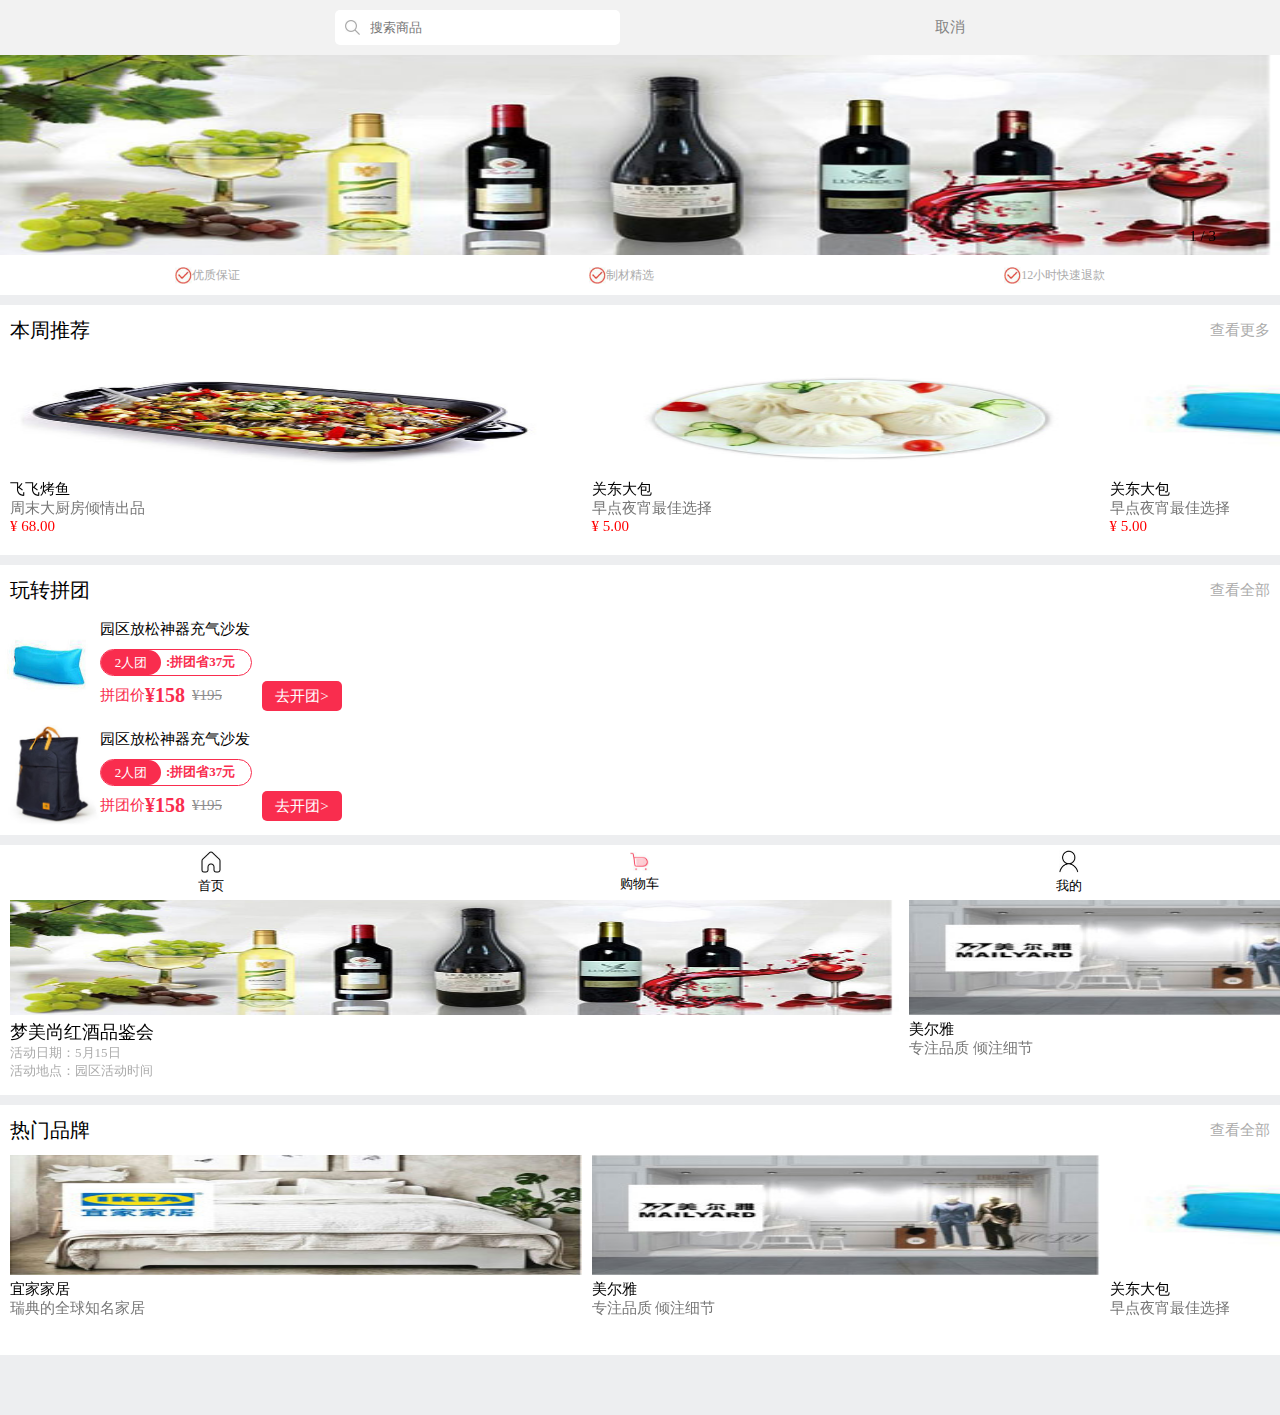
<file: index.html>
<!DOCTYPE html>
<html lang="en">
<head>
    <meta charset="UTF-8">
    <meta name="viewport" content="width=device-width, initial-scale=1.0">
    <meta http-equiv="X-UA-Compatible" content="ie=edge">
    <title>首页</title>
    <link rel="stylesheet" href="css/swiper.css">
    <link rel="stylesheet" href="css/css.css">
</head>
<body>
    <header>
        <div class="search">
            <img src="images/search.jpg" alt="">
            <input type="text" placeholder="搜索商品">
        </div>
        <div class="del">取消</div>
    </header>
      <!-- Swiper -->
    <div class="swiper-container">
        <div class="swiper-wrapper">
            <div class="swiper-slide">
                <img src="images/drink_03.jpg" alt="">
            </div>
            <div class="swiper-slide">
                <img src="images/drink_03.jpg" alt="">
            </div>
            <div class="swiper-slide">
                <img src="images/drink_03.jpg" alt="">
            </div>
        </div>
        <!-- Add Pagination -->
        <div class="swiper-pagination"></div>
        <!-- Add Arrows -->
        <!-- <div class="swiper-button-next"></div>
        <div class="swiper-button-prev"></div> -->
    </div>
    <div class="benefit">
        <div class="benefit_1">
            <img src="images/icon_03.jpg" alt="">
            <span>优质保证</span>
        </div>
        <div class="benefit_1">
            <img src="images/icon_03.jpg" alt="">
            <span>制材精选</span>
        </div>
        <div class="benefit_1">
            <img src="images/icon_03.jpg" alt="">
            <span>12小时快速退款</span>
        </div>
    </div>
    <div class="title">
        <span>本周推荐</span>
        <a href="collage.html">查看更多</a>
    </div>
    <div class="swiper-container1 ">
            <div class="swiper-wrapper swiper-wrapper1">            
              <div class="swiper-slide swiper-slide1">                
                  <div class="slide_img">
                        <a href="collage.html"> 
                      <img src="images/food1_02.jpg" alt="">
                    </a>
                  </div>
                  <p>飞飞烤鱼</p>
                  <p>周末大厨房倾情出品</p>
                  <p>¥ 68.00</p>                
              </div>
              
              <div class="swiper-slide swiper-slide1">
                    <div class="slide_img">
                            <a href="collage.html"> 
                        <img src="images/food1_03.jpg" alt="">
                    </a>
                    </div>
                    <p>关东大包</p>
                    <p>早点夜宵最佳选择</p>
                    <p>¥ 5.00</p>
              </div>
              <div class="swiper-slide swiper-slide1">
                    <div class="slide_img">
                            <a href="collage.html"> 
                        <img src="images/thing1_03.jpg" alt="">
                    </a>
                    </div>
                    <p>关东大包</p>
                    <p>早点夜宵最佳选择</p>
                    <p>¥ 5.00</p>                 
              </div>
              <!-- <div class="swiper-slide swiper-slide1">Slide 4</div>
              <div class="swiper-slide swiper-slide1">Slide 5</div>
              <div class="swiper-slide swiper-slide1">Slide 6</div>
              <div class="swiper-slide swiper-slide1">Slide 7</div>
              <div class="swiper-slide swiper-slide1">Slide 8</div>
              <div class="swiper-slide swiper-slide1">Slide 9</div>
              <div class="swiper-slide swiper-slide1">Slide 10</div> -->
            </div>
            <!-- Add Pagination -->
            <!-- <div class="swiper-pagination"></div> -->
    </div>
    <div class="title">
        <span>玩转拼团</span>
        <a href="collage.html">查看全部</a>
    </div>
    <div class="content">
        <div class="content-img">
            <img src="images/thing1_03.jpg" alt="">
        </div>
        <div>
            <p>园区放松神器充气沙发</p>
            <div class="details">
                <div class="details-l">2人团</div>
                <span class="details-r">:拼团省37元</span>
            </div>           
            <div class="details-x">
                <span class="details-a">拼团价</span>
                <span class="details-b">¥158</span>
                <span class="details-d">¥195</span>
                <a class="details-c" href="collage.html">去开团></a>
            </div>
        </div>
    </div>
    <div class="content">
            <div class="content-img">
                <img src="images/thing2_06.jpg" alt="">
            </div>
            <div>
                <p>园区放松神器充气沙发</p>
                <div class="details">
                    <div class="details-l">2人团</div>
                    <span class="details-r">:拼团省37元</span>
                </div>           
                <div class="details-x">
                    <span class="details-a">拼团价</span>
                    <span class="details-b">¥158</span>
                    <span class="details-d">¥195</span>
                    <a class="details-c" href="collage.html">去开团></a>
                </div>
            </div>
        </div>
    <div class="title">
        <span>活动推荐</span>
        <a href="">1/3</a>
    </div>
    <div class="swiper-container1 ">
            <div class="swiper-wrapper swiper-wrapper1">
              <div class="swiper-slide swiper-slide2">
                  <div class="slide_img">
                      <img src="images/drink_03.jpg" alt="">
                  </div>
                  <p>梦美尚红酒品鉴会</p>
                  <p class="slide-p">活动日期：5月15日</p>
                  <p class="slide-p">活动地点：园区活动时间</p>
              </div>
              <div class="swiper-slide swiper-slide1">
                    <div class="slide_img">
                        <img src="images/hot2_03.jpg" alt="">
                    </div>
                    <p>美尔雅</p>
                    <p>专注品质 倾注细节</p>
              </div>
              <div class="swiper-slide swiper-slide1">
                    <div class="slide_img">
                        <img src="images/thing1_03.jpg" alt="">
                    </div>
                    <p>关东大包</p>
                    <p>早点夜宵最佳选择</p>
                 
              </div>
              <!-- <div class="swiper-slide swiper-slide1">Slide 4</div>
              <div class="swiper-slide swiper-slide1">Slide 5</div>
              <div class="swiper-slide swiper-slide1">Slide 6</div>
              <div class="swiper-slide swiper-slide1">Slide 7</div>
              <div class="swiper-slide swiper-slide1">Slide 8</div>
              <div class="swiper-slide swiper-slide1">Slide 9</div>
              <div class="swiper-slide swiper-slide1">Slide 10</div> -->
            </div>
            <!-- Add Pagination -->
            <!-- <div class="swiper-pagination"></div> -->
    </div>

    <div class="title">
            <span>热门品牌</span>
            <a href="">查看全部</a>
    </div>
    <div class="swiper-container1 containera">
            <div class="swiper-wrapper swiper-wrapper1">
              <div class="swiper-slide swiper-slide1">
                  <div class="slide_img">
                      <img src="images/hot1_03_03.jpg" alt="">
                  </div>
                  <p>宜家家居</p>
                  <p>瑞典的全球知名家居</p>
              </div>
              <div class="swiper-slide swiper-slide1">
                    <div class="slide_img">
                        <img src="images/hot2_03.jpg" alt="">
                    </div>
                    <p>美尔雅</p>
                    <p>专注品质 倾注细节</p>
              </div>
              <div class="swiper-slide swiper-slide1">
                    <div class="slide_img">
                        <img src="images/thing1_03.jpg" alt="">
                    </div>
                    <p>关东大包</p>
                    <p>早点夜宵最佳选择</p>
                 
              </div>
              <!-- <div class="swiper-slide swiper-slide1">Slide 4</div>
              <div class="swiper-slide swiper-slide1">Slide 5</div>
              <div class="swiper-slide swiper-slide1">Slide 6</div>
              <div class="swiper-slide swiper-slide1">Slide 7</div>
              <div class="swiper-slide swiper-slide1">Slide 8</div>
              <div class="swiper-slide swiper-slide1">Slide 9</div>
              <div class="swiper-slide swiper-slide1">Slide 10</div> -->
            </div>
            
    </div>
    <footer>
        <div class="foot">
                <a href="index.html">
            <img class="foot-img" src="images/home_03.jpg" alt="">
            <p>首页</p>
            </a>
        </div>
        <div class="foot">
            <img class="foot-img" src="images/car_03.jpg" alt="">
            <p>购物车</p>
        </div>
        <div class="foot">
            <img class="foot-img" src="images/my_03.jpg" alt="">
            <p>我的</p>
        </div>
    </footer>
    <!-- Swiper JS -->
    <script src="js/swiper.js"></script>
    <!-- Initialize Swiper -->
    <script>
    window.onload = function(){
        var swiper1 = new Swiper('.swiper-container1', {
      slidesPerView: 'auto',
      spaceBetween: 10,
      pagination: {
        el: '.swiper-pagination',
        clickable: true,
      },
    });
        var swiper = new Swiper('.swiper-container', {
          pagination: {
            el: '.swiper-pagination',
            type: 'fraction',
          },
            direction: 'horizontal',
            loop: true,
            autoplay:true,
        //   navigation: {
        //     nextEl: '.swiper-button-next',
        //     prevEl: '.swiper-button-prev',
        //   },
        });
       
    }
   
    </script>
</body>
</html>
</file>
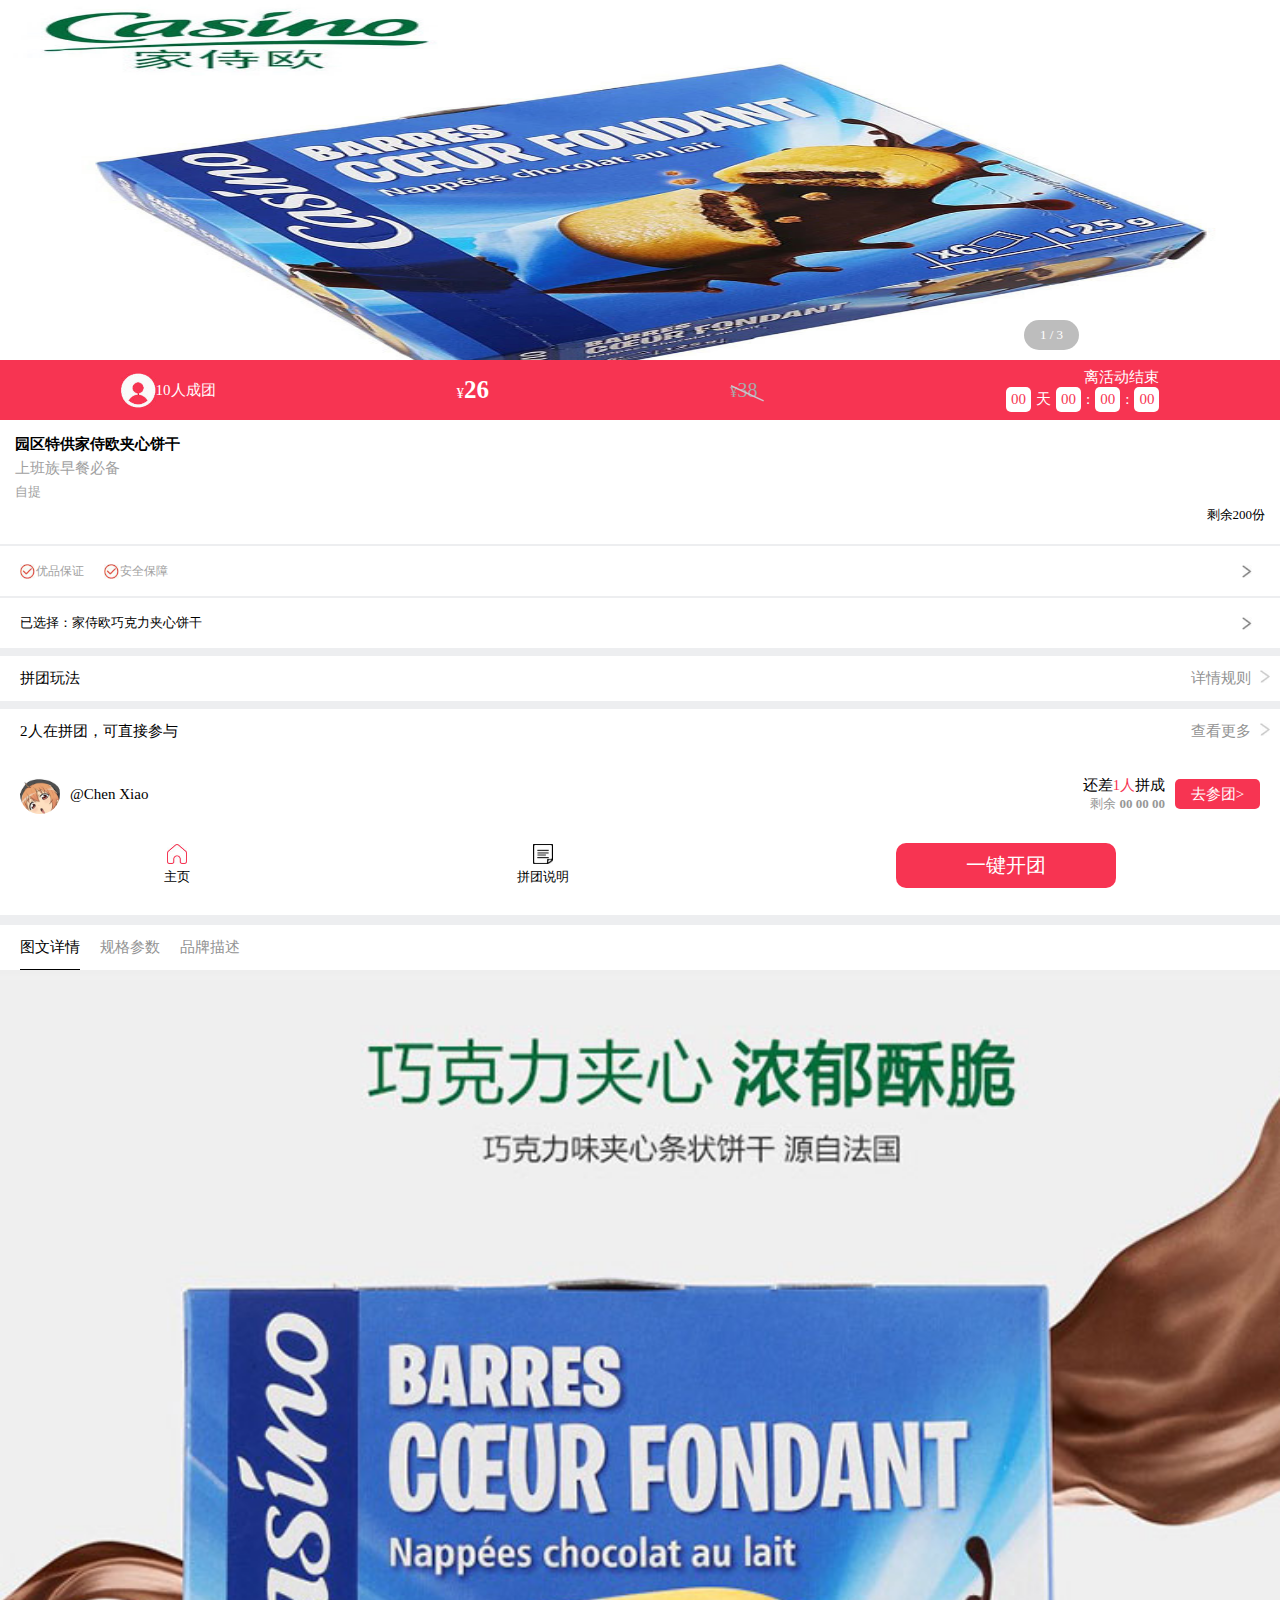
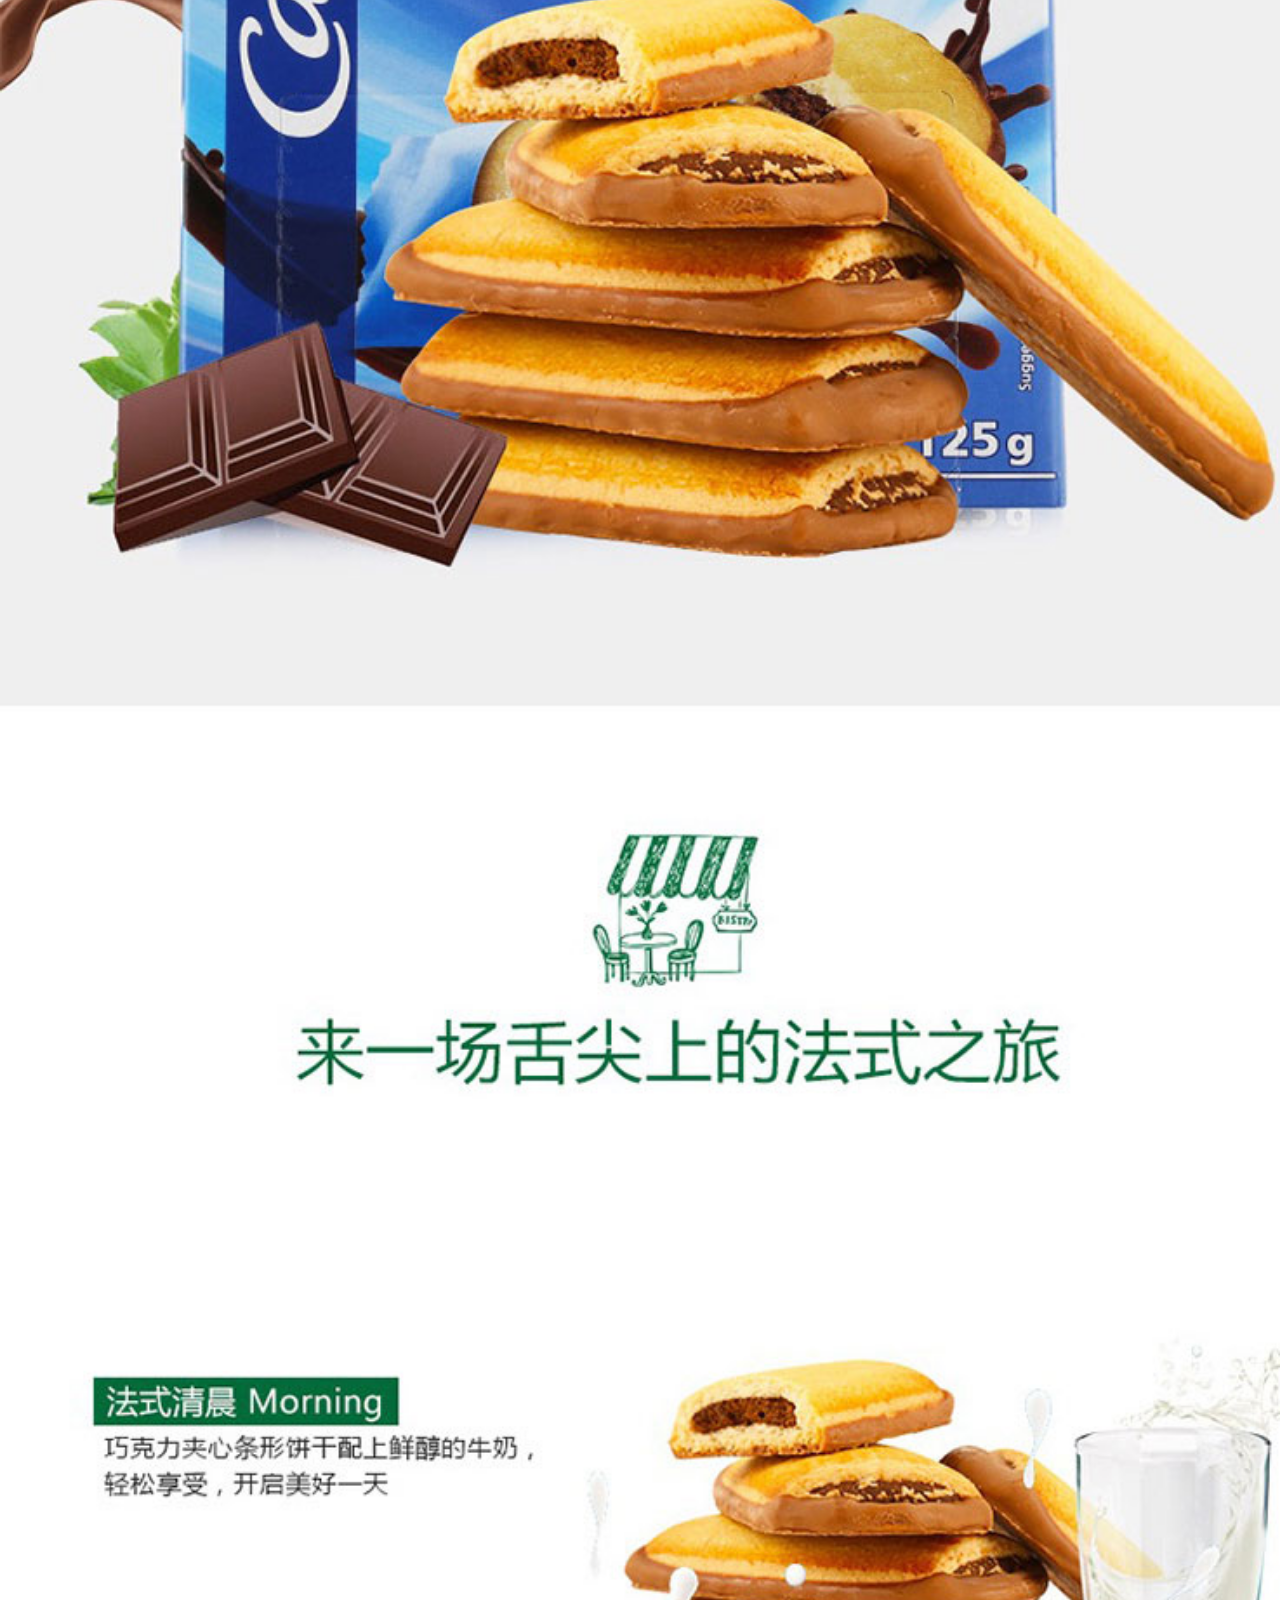
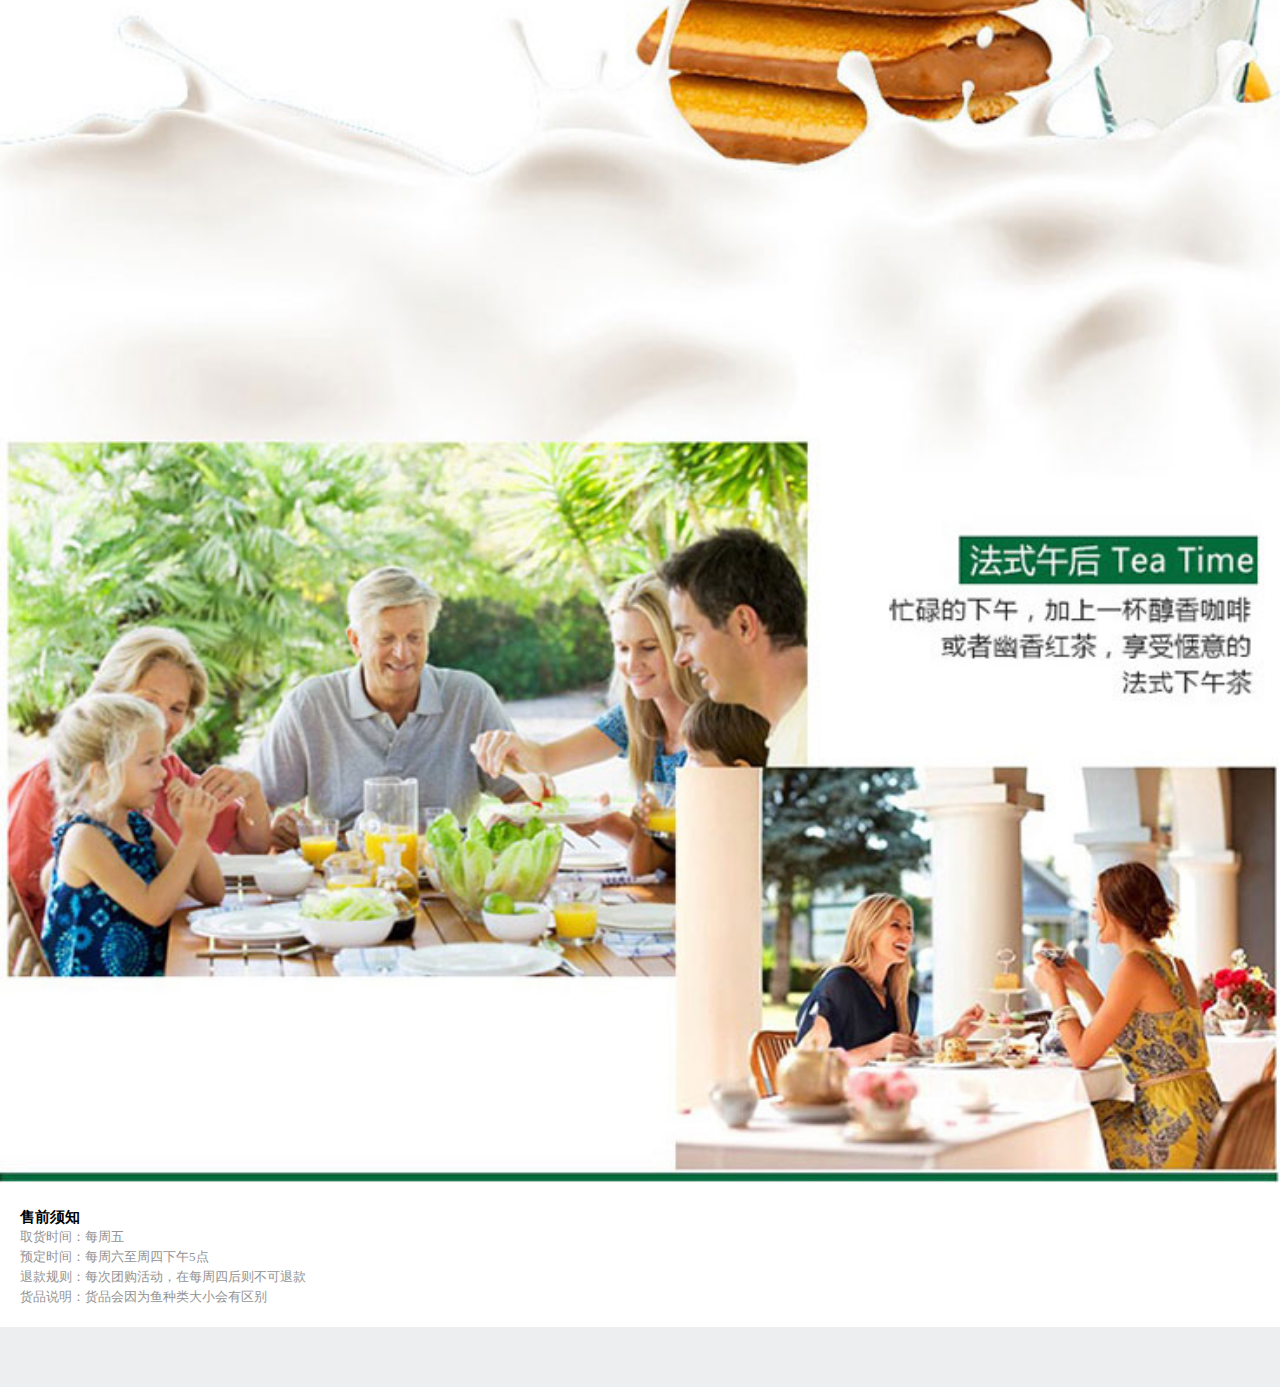
<file: collage.html>
<!DOCTYPE html>
<html lang="en">
<head>
    <meta charset="UTF-8">
    <meta name="viewport" content="width=device-width, initial-scale=1.0">
    <meta http-equiv="X-UA-Compatible" content="ie=edge">
    <title>商品详情</title>
    <link rel="stylesheet" href="css/swiper.css">
    <link rel="stylesheet" href="css/collagee.css">
</head>
<body>
    <div class="popup">
        <div class="popblank"></div>
        <div class="popup-a">
            <div class="popup-top">
                <div class="popup-top-img">
                    <img src="images/cooke_03.jpg" alt="">
                </div>
                <div>
                    <p class="popup-w">¥26</p>
                    <p>已选择：<span id="popup-heart">夹心饼干巧克力味</span></p>
                </div>
            </div>
            <div class="popup-c">
                <p>味道</p>
                <div class="popup-d">
                    <div class="popup-d1">夹心饼干巧克力味</div>
                    <div class="popup-d2">夹心饼干巧香草味</div>
                </div>
            </div>
            <div class="popup-foot">
                <div class="popup-foota">
                    <p>购买数量</p>
                    <div class="popup-footar">
                        <div class="popup-footar1">-</div>
                        <input class="popup-footar2" value="1" />
                        <div class="popup-footar3">+</div>
                    </div>
                </div>
                <div class="popup-footb">确定</div>
            </div>
        </div>
    </div>
    <div class="swiper-container">
        <div class="swiper-wrapper">
            <div class="swiper-slide">
                <img src="images/top1_02.jpg" alt="">
            </div>
            <div class="swiper-slide">
                <img src="images/top1_02.jpg" alt="">
            </div>
            <div class="swiper-slide">
                <img src="images/top1_02.jpg" alt="">
            </div>
        </div>

        <div class="swiper-pagination collage-page"></div>
    </div>
    <div class="first">
        <div class="first-a">
            <img src="images/head3_03.jpg" alt="">
            <span>10人成团</span>
        </div>
        <p>¥<span class="price-a">26</span></p>
        <div class="price-c">
            ¥<span class="price-d">38</span>
        </div>
        <div class="first-b">
            <p>离活动结束</p>
            <div class="first-c">
                <div class="first-d" id="day_show_b">00</div>
                <div>天</div>
                <div class="first-d" id="hour_show_b">00</div>
                <div>:</div>
                <div class="first-d" id="minute_show_b">00</div>
                <div>:</div>
                <div class="first-d" id="second_show_b">00</div>
            </div>
        </div>
    </div>
    <div class="title">
        <p>园区特供家侍欧夹心饼干</p>
        <p>上班族早餐必备</p>
        <p>自提</p>
        <p>剩余<span>200</span>份</p>
    </div>
    <div class="benefit">
        <div class="benefit-l">
            <div class="benefit-ll">
                <img src="images/icon_03.jpg" alt="">
                <span>优品保证</span>
            </div>
            <div class="benefit-ll">
                <img src="images/icon_03.jpg" alt="">
                <span>安全保障</span>
            </div>
        </div>
        <a class="benefit-r"><img src="images/benefit-r_03.jpg" alt=""></a>
    </div>
    <div class="benefit">
            <div class="benefit-lx">
                <span>已选择：</span><span id="popup-heart1">家侍欧巧克力夹心饼干</span>
            </div>
            <a class="benefit-r"><img src="images/benefit-r_03.jpg" alt=""></a>
    </div>
    <div class="title-a">
        <div>拼团玩法</div>
        <div>
            <span>详情规则</span>
            <img src="images/much_03.jpg" alt="">
        </div>
    </div>
    <div class="title-b">
        <div><span>2</span><span>人在拼团，可直接参与</span></div>
            <div>
                <span class="title-span">查看更多</span>
                <img src="images/much_03.jpg" alt="">
            </div>
    </div>
    <div class="fight">
        <ul>
            <li>
                <div class="fightl">
                    <img src="images/head.jpg" alt="">
                    <span class="fightr-1">@Chen Xiao</span>
                </div>
                <div class="fightr">
                    <div class="fightr-5">
                        <p class="fightr-2">还差<span class="fightr-3">1人</span>拼成</p>
                        <p class="fightr-4">
                            剩余
                            <strong id="hour_show_a">00</strong>
                            <strong id="minute_show_a">00</strong>
                            <strong id="second_show_a">00</strong></p>
                    </div>
                    <a href="">
                        去参团>
                    </a>
                </div>
            </li>
            <li>
                <div class="fightl">
                    <img src="images/head2.jpg" alt="">
                    <span class="fightr-1">A杨力-灰辉</span>
                </div>
                <div class="fightr">
                    <div class="fightr-5">
                        <p class="fightr-2">还差<span class="fightr-3">1人</span>拼成</p>
                        <p class="fightr-4">
                            剩余
                            <strong id="hour_show">00</strong>
                            <strong id="minute_show">00</strong>
                            <strong id="second_show">00</strong>
                        </p>
                    </div>
                    <a href="">
                        去参团>
                    </a>
                </div>
            </li>
        </ul>
    </div>
    <div class="choose">
        <a class="choose-s" style="border-Bottom:0.01rem solid #000">图文详情</a>
        <a class="choose-s" style="color:#939393">规格参数</a>
        <a class="choose-s" style="color:#939393">品牌描述</a>
    </div>
    <div class="choose-ss" >
        <img src="images/bg_02.jpg" alt="">
    </div>
    <div class="choose-ss" style="display:none">2</div>
    <div class="choose-ss" style="display:none">3</div>
    <div class="last">
        <p>售前须知</p>
        <p>取货时间：每周五</p>
        <p>预定时间：每周六至周四下午5点</p>
        <p>退款规则：每次团购活动，在每周四后则不可退款</p>
        <p>货品说明：货品会因为鱼种类大小会有区别</p>
    </div>
    <footer>
        <a class="foota" href="index.html">
            <img src="images/home2_03.jpg" alt="">
            <p>主页</p>
        </a>
        <a class="foota">
            <img src="images/dete2_03.jpg" alt="">
            <p>拼团说明</p>
        </a>
        <div class="footb">
            <a href="">一键开团</a>
        </div>
    </footer>
    <script src="js/jquery-1.11.3.min.js"></script>
    <script src="js/swiper.js"></script>
    <script src="js/collage.js"></script>
</body>
</html>
</file>
<file: css/css.css>
/* 全局样式 */
 html{
    font-size:100px;
}
*{
    margin:0;
    padding:0;
}
body{
    background: #edeef0;
    padding-bottom:0.6rem;
}

/* 头部搜索 */
header{
    background: #f2f2f2;
    height:0.55rem;
    display:flex;
    align-items: center;
    justify-content:space-evenly;
}
.search{
    height:0.29rem;
    border-radius:0.05rem;
    background: #fff;
    padding:0.03rem 0rem 0.03rem 0rem;
    display: flex;
    align-items: center;
    margin-left: 0.2rem;
}
.del{
    font-size:0.15rem;
    color:#838383;
}
.search img{
    width:0.15rem;
    height:0.15rem;
    margin-left:0.1rem;
    margin-right:0.1rem;
}
.search input{
    border:0;
    width:2.5rem;
    height:0.25rem;
}

/* banner */
.swiper-container {
    width: 100%;
    height:2rem;
    background:#fff;
}
.swiper-slide {
    text-align: center;
    font-size: 18px;
    /* background: #fff; */
    /* Center slide text vertically */
    display: -webkit-box;
    display: -ms-flexbox;
    display: -webkit-flex;
    display: flex;
    -webkit-box-pack: center;
    -ms-flex-pack: center;
    -webkit-justify-content: center;
    justify-content: center;
    -webkit-box-align: center;
    -ms-flex-align: center;
    -webkit-align-items: center;
    align-items: center;
}
.swiper-pagination{
    font-size:0.15rem;
    text-align: right;
}
.swiper-pagination-fraction {
    width:95% !important;
}
.swiper-slide img{
    width:100%;
    height:100%;
}

.benefit{
    display: flex;
    height:0.4rem;
    justify-content: space-around;
    align-items: center;
    background:#fff;
}
.benefit_1{
    display: flex;
    font-size:0.12rem;
    color:#acacac;
}
.benefit_1 img{
    width:0.17rem;
    height:0.17rem;
}

/* 第二个banner */
.swiper-container1 {
width: 100%;
height:2rem;
overflow: hidden;
background: #fff;
box-sizing: border-box;
padding-left:0.1rem;
}
.swiper-slide1 {
text-align: center;
font-size: 18px;
background: #fff;
width: 45%;
display:block;
text-align: left;

/* Center slide text vertically */
/* display: -webkit-box;
display: -ms-flexbox;
display: -webkit-flex;
display: flex;
-webkit-box-pack: center;
-ms-flex-pack: center;
-webkit-justify-content: center;
justify-content: center;
-webkit-box-align: center;
-ms-flex-align: center;
-webkit-align-items: center;
align-items: center; */
}
.swiper-slide2 {
text-align: center;
font-size: 18px;
background: #fff;
width: 70%;
display:block;
text-align: left;
}
.swiper-slide1:nth-child(2) {
width: 40%;
/* background: beige; */
}
.swiper-slide1:nth-child(3) {
width: 40%;
/* background: aqua; */
}
.foot a{
    text-decoration: none;
    color: #000;
}
.title{
background:#fff;
height:0.5rem;
display: flex;
justify-content: space-between;
align-items: center;
margin-top:0.1rem;
}
.title span{
font-size:0.2rem;
margin-left:0.1rem;
}
.title a{
text-decoration:none;
color:#acacac;
font-size:0.15rem;
/* margin-top:0.25rem; */
margin-right:0.1rem;
}

.swiper-slide1 p{
font-size:0.15rem;
}
.swiper-slide1 p:nth-child(3){
color:#777777;
}
.swiper-slide1 p:nth-child(4){
color:red;
}
.slide_img img{
height:1.2rem;
}
.slide-p{
font-size:0.13rem;
color:#acacac;
}
.content{
display:flex;
font-size:0.15rem;
align-items: center;
padding-bottom:0.1rem;
background: #fff;
}
.content-img{
width:1rem;
height:1rem;
}
.content-img img{
width:100%;
height:100%;
}
.details{
width:1.5rem;
height:0.25rem;
/* box-sizing: border-box; */
border:0.01rem solid #f92d4e;
border-radius:1rem;
font-size:0.13rem;
display: flex;
align-items: center;
margin-top:0.1rem;
margin-bottom:0.05rem;
}
.details-l{
width:0.6rem;
text-align: center;
line-height:0.25rem;
color:#fff;
background:#f92d4e;
box-sizing: border-box;
border-radius:0.7rem;
}
.details-r{
font-weight: bold;
margin-left:0.05rem;
color:#f92d4e;
}
.details-a{
color:#f92d4e;
}
.details-b{
color:#f92d4e;
font-size:0.2rem;
font-weight:bold;
}
.details-d {
color:#8e8e8e;
text-decoration: line-through;
margin-left:0.07rem;
}
.details-x{
display: flex;
align-items: center;
}
.details-c{
display:block;
width:0.8rem;
height:0.3rem;
color:#fff;
text-align: center;
line-height:0.3rem;
background:#f92d4e;
border-radius:0.05rem;
text-decoration: none;
margin-left:0.4rem;
}

footer{
    display:flex;
    align-items: center;
    justify-content: space-around;
    width:100%;
    height:0.55rem;
    background:#fff;
    position: fixed;
    bottom:0;
    font-size:0.13rem;
    z-index: 999;
    color:#000;
}
.foot-img{
    width:0.2rem;
    /* height:1rem; */
}
.foot{
    text-align: center;
}
</file>
<file: css/collagee.css>
html{
    font-size:100px;
}
*{
    margin:0;
    padding:0;
}
body{
    background: #edeef0;
    padding-bottom:0.6rem;
    position: relative;
}

.swiper-container {
    width: 100%;
    height:3.6rem;
    background:#fff;
}
.swiper-slide {
    text-align: center;
    font-size: 18px;
    display: -webkit-box;
    display: -ms-flexbox;
    display: -webkit-flex;
    display: flex;
    -webkit-box-pack: center;
    -ms-flex-pack: center;
    -webkit-justify-content: center;
    justify-content: center;
    -webkit-box-align: center;
    -ms-flex-align: center;
    -webkit-align-items: center;
    align-items: center;
}
.swiper-pagination{
    font-size:0.13rem;
    width:0.55rem;
    left:80%;
    background: #bdbdbd;
    border-radius: 0.3rem;
    color:#fff;
    height:0.3rem;
    line-height: 0.3rem;
}

.swiper-slide img{
    width:100%;
    height:100%;
}

.title{
    font-size:0.15rem;
    padding:0.15rem 0.15rem 0.15rem 0.15rem;
    background: #fff;
}
.title p{
    margin-bottom:0.05rem;
}
.title p:nth-child(1){
    font-weight: bold;
}
.title p:nth-child(2){
    color:#a1a1a1;
}
.title p:nth-child(3){
    color:#a1a1a1;
    font-size:0.13rem;
}
.title p:nth-child(4){
    font-size:0.13rem;
    text-align: right;
}
.benefit{
    height:0.5rem;
    margin-top:0.02rem;
    font-size:0.2rem;
    display:flex;
    justify-content: space-between;
    align-items:center;
    background: #fff;
}
.benefit-l{
    display:flex;
    align-items:center;
    font-size:0.12rem;

}
.benefit-l img{
    width: 0.15rem;
    height: 0.15rem;
    margin-right:0.01rem;
}
.benefit-ll{
    display:flex;
    align-items: center;
    margin-left:0.2rem;
    color:#a1a1a1;
}
.benefit-r{
    margin-right:0.28rem;
    display: block;
}
.benefit-r img{
    width:0.1rem;
    height:0.13rem;
}
.benefit-lx{
    margin-left:0.2rem;
    font-size:0.13rem;
}
.title-a{
    height:0.45rem;
    background:#fff;
    display: flex;
    align-items: center;
    justify-content: space-between;
    font-size:0.15rem;
    margin-top:0.08rem;
    padding:0rem 0.1rem 0rem 0.2rem;
}
.title-a img{
    width:0.1rem;
    height:0.13rem;
    margin-left:0.05rem;
}
.title-a span{
    color:#939393;
}

.title-b{
    height:0.45rem;
    background:#fff;
    display: flex;
    align-items: center;
    justify-content: space-between;
    font-size:0.15rem;
    margin-top:0.08rem;
    padding:0rem 0.1rem 0rem 0.2rem;
}
.title-b img{
    width:0.1rem;
    height:0.13rem;
    margin-left:0.05rem;
}
.title-span{
    color:#939393;
}
.choose{
    display: flex;
    height:0.45rem;
    background: #fff;
    font-size:0.15rem;
    margin-top:0.1rem;
}
.choose-s{
    height:100%;
    /* background: violet; */
    display:flex;
    align-items: center;
    /* border-bottom:0.01rem solid #000; */
    box-sizing: border-box;
    margin-left:0.2rem;
}
.choose-ss{
    background: #fff;
}
.choose-ss img{
    width:100%;
}
.last{
    font-size:0.13rem;
    padding:0rem 0.2rem 0.2rem 0.2rem;
    background:#fff;
    color:#939393;
    line-height:0.2rem;
}
.last p:nth-child(1){
    font-weight: bold;
    color:#000;
    font-size:0.15rem;
}
footer{
    width:100%;
    height:0.7rem;
    background: #fff;
    position: fixed;
    bottom:0;
    display: flex;
    justify-content: space-around;
    align-items: center;
    font-size:0.13rem;
}
.foota{
    display: block;
    /* width:100%; */
    /* height:100%; */
    text-align: center;
    text-decoration: none;
    color:#000;
}
.foota img{
    width:0.2rem;
    height:0.2rem;
}
.footb a{
    display:block;
    width:2.2rem;
    height:0.45rem;
    color:#fff;
    text-align: center;
    line-height:0.45rem;
    background: #f73452;
    border-radius:0.1rem;
    text-decoration:none;
    font-size:0.2rem;
}
.fight ul{
    padding-left:0.2rem;
    padding-right:0.2rem;
    background: #fff;
}
.fight ul li{
    height:0.8rem;
    display: flex;
    align-items: center;
    font-size:0.15rem;
    justify-content: space-between;
}
.fightl{
    display: flex;
    align-items: center;
}
.fightl img{
    width:0.4rem;
    height:0.4rem;
    border-radius: 50%;
    margin-right:0.1rem;
}
.fight ul li+li{
    border-top:0.01rem solid #eeeff1;
}
.fightr{
    display: flex;
    align-items: center;
}
.fightr a{
    display: block;
    width:0.85rem;
    height:0.3rem;
    text-decoration: none;
    color:#fff;
    border-radius:0.05rem;
    background: #f73452;
    line-height: 0.3rem;
    text-align: center;
    margin-left:0.1rem;
}
.fightr-2{
    font-size: 0.145rem;
}
.fightr-3{
    color:#f73452;
}
.fightr-4{
    font-size: 0.13rem;
    color:#979797;
}
.fightr-4 span{
    margin-left:0.07rem;
}
.fightr-5{
    text-align:right;
}

.first{
    height:0.6rem;
    background: #f73452;
    display: flex;
    align-items: center;
    font-size:0.15rem;
    justify-content: space-around;
    color:#fff;
}
.first img{
    width:0.35rem;
    height:0.35rem;
}
.first-a{
    display: flex;
    align-items: center;
}
.first-b{
    font-size:0.15rem;
    text-align: right;
}
.first-c{
    display: flex;
    align-items: center;
}
.first-c div{
    margin-left:0.05rem;
}
.first-d{
    width:0.25rem;
    height:0.25rem;
    background: #fff;
    border-radius: 0.05rem;
    font-size:0.15rem;
    color:#f73452;
    text-align: center;
    line-height: 0.25rem;
}
.price-a{
    font-size:0.25rem;
    font-weight: bold;
}
.price-b{
    color:#aba5a9;
    display: flex;
    font-size:0.15rem;
}
.price-c{
    position:relative;
    width:0.3rem;
    box-sizing:border-box;
    color:#aba5a9;
}
.price-c::before{
    content:"";
    position:absolute;
    left:0.05rem;
    top:0rem;
    width:80%;
    height:0.15rem;
    box-sizing:border-box;
    border-bottom:1px solid #cfc4cc;
    transform-origin:bottom center;
    transform:rotateZ(25deg) scale(1.5);
    animation:slash 5s infinite ease;
  }
  .price-d{
    font-size:0.2rem;
}


.popup{
    width:100%;
    height:100%;
    background: rgba(196, 196, 196, 0.5);
    position:absolute;
    top:0;
    left:0;
    z-index:9999;
    display: none;
}
.popup-a{
    width:100%;
    height:65%;
    background: #fff;
    position: fixed;
    bottom:0;
    font-size:0.14rem;
}
.popblank{
    width: 100%;
    height: 35%;
    background:transparent;
    position: fixed;
    top: 0;
}
.popup-top{
    display: flex;
    align-items: center;
    height:1.2rem;
    border-bottom:0.01rem solid #bdbdbd;
}
.popup-top-img{
    width:1rem;
    height:1rem;
    margin-top:-0.7rem;
    margin-left:0.2rem;
    margin-right:0.2rem;
    /* border:0.01rem solid #c4c4c4; */
    background: #fff;
}
.popup-top-img img{
    width:100%;
    /* height:100%; */

}
.popup-w{
    color:#f73452;
    line-height: 0.4rem;
}
.popup{
    font-size:0.15rem;
}
.popup-d{
    display: flex;
}
.popup-c{
    padding-left:0.2rem;
    box-sizing: border-box;
    line-height: 0.5rem;
    height:1.7rem;
}
.popup-d1{
    height:0.25rem;
    border-radius: 0.05rem;
    padding:0.05rem;
    display: flex;
    align-items: center;
    background: #f73452;
    color:#fff;
}

.popup-d2{
    height:0.25rem;
    border:0.01rem solid #000;
    border-radius: 0.05rem;
    padding:0.05rem;
    display: flex;
    align-items: center;
    margin-left:0.2rem;
}
.popup-foot{
    font-size:0.15rem;
}
.popup-foota{
    display: flex;
    justify-content: space-between;
    align-items: center;
    height:0.6rem;
    margin:0.15rem 0.15rem 0.05rem 0.15rem;
    border-top:0.01rem solid #bdbdbd;
}
/* .popup-foota p{
    margin-left:0.2rem;
} */
.popup-footar{
    display: flex;
    align-items: center;
    
}
.popup-footar1{
    width:0.3rem;
    height:0.35rem;
    border-left:0.01rem solid #000;
    border-top:0.01rem solid #000;
    border-bottom:0.01rem solid #000;
    border-bottom-left-radius: 0.05rem;
    border-top-left-radius: 0.05rem;
    display: flex;
    align-items: center;
    justify-content: center;
}
.popup-footar2{
    width:0.4rem;
    height:0.35rem;
    border:0.01rem solid #000;
    text-align: center;
}
.popup-footar3{
    width:0.3rem;
    height:0.35rem;
    border-right:0.01rem solid #000;
    border-top:0.01rem solid #000;
    border-bottom:0.01rem solid #000;
    border-bottom-right-radius: 0.05rem;
    border-top-right-radius: 0.05rem;
    display: flex;
    align-items: center;
    justify-content: center;
}
.popup-footb{
    width:90%;
    height:0.45rem;
    background: #f73452;
    display: flex;
    justify-content: center;
    align-items: center;
    color:#fff;
    font-size:0.2rem;
    margin:auto;
    border-radius:0.7rem;
}
</file>
